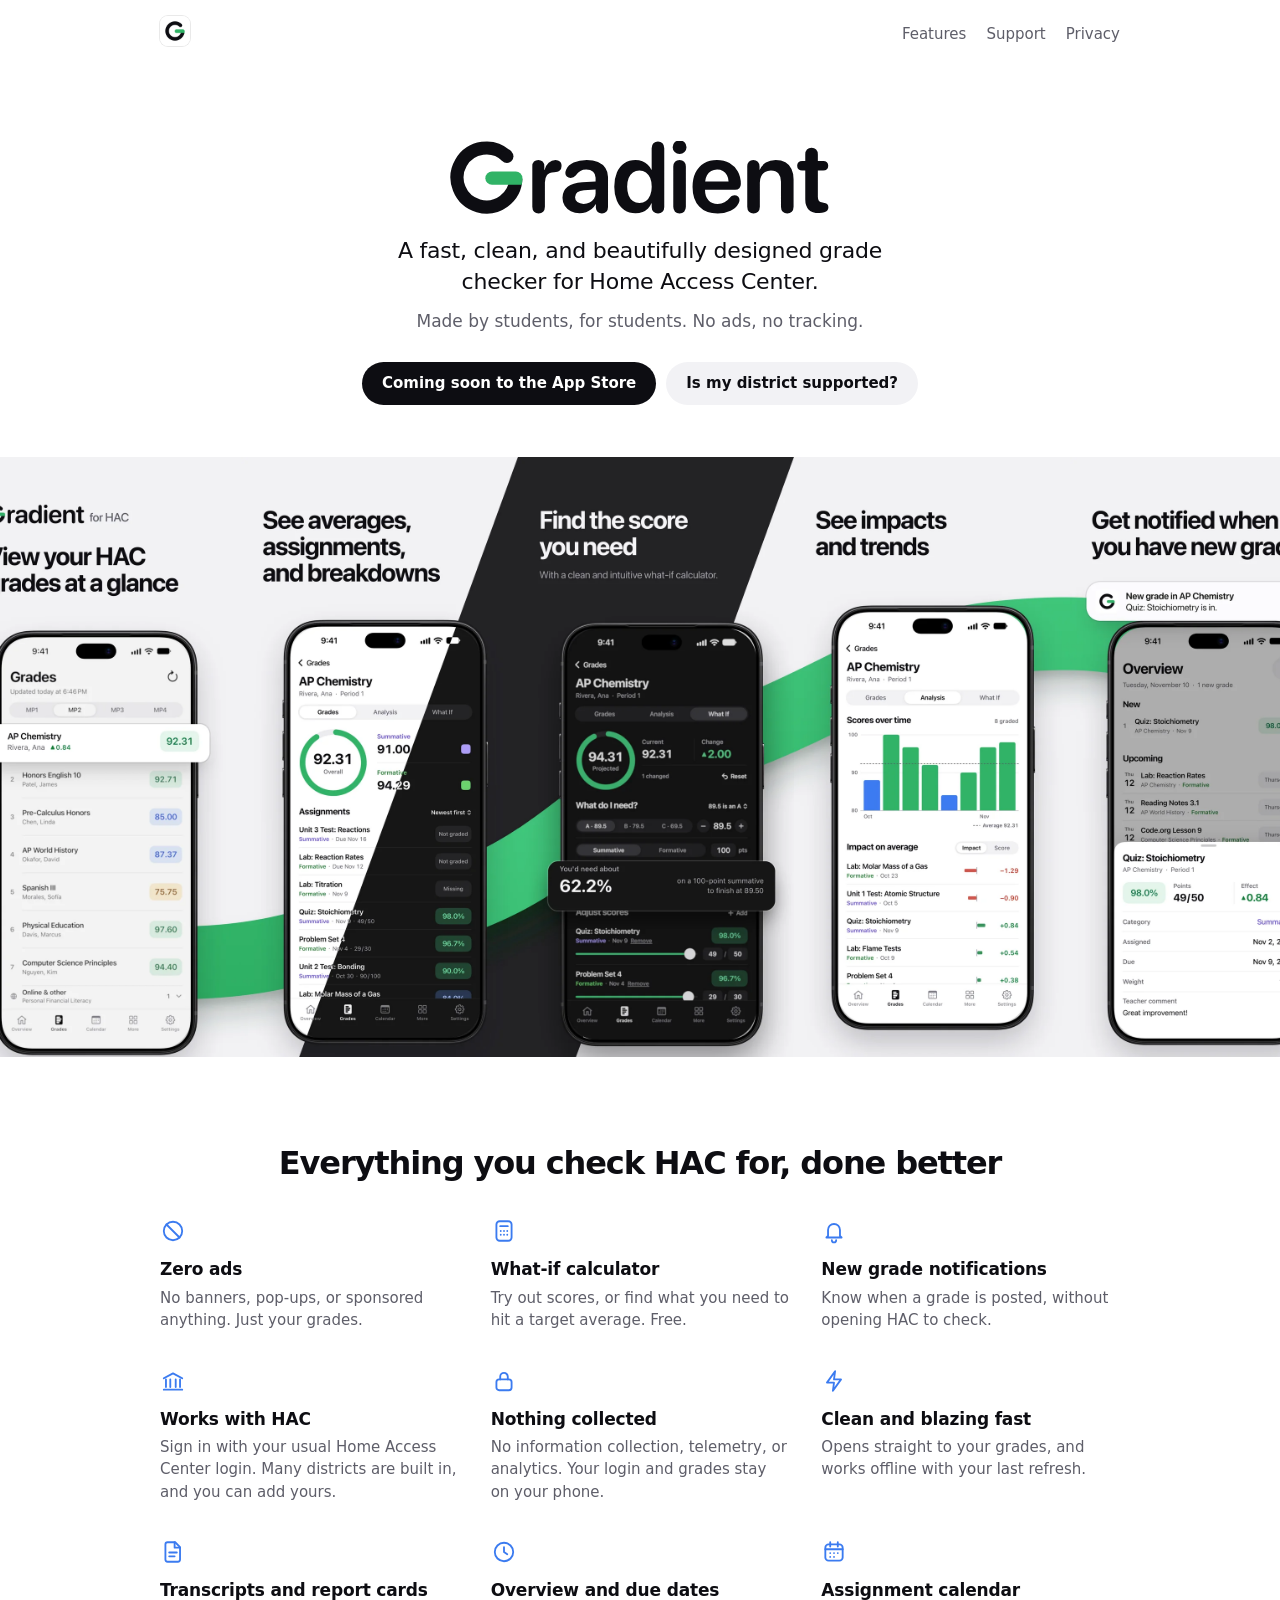
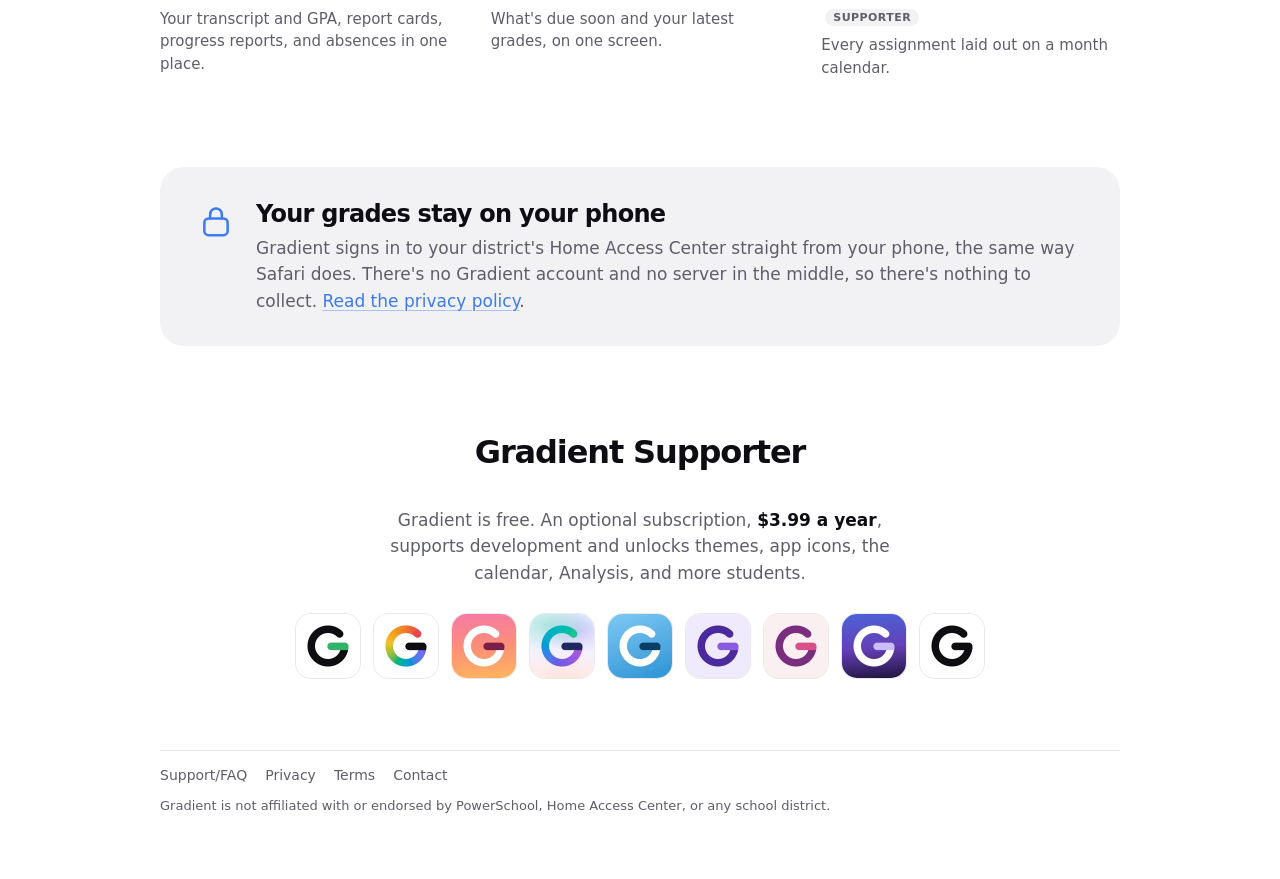
<file: index.html>
<!doctype html>
<html lang="en">
<head>
<meta charset="utf-8">
<meta name="viewport" content="width=device-width, initial-scale=1">
<title>Gradient: grades for Home Access Center</title>
<meta name="description" content="A fast, clean, and beautifully designed grade checker for Home Access Center. No ads, no tracking, and a free what-if calculator.">
<meta property="og:title" content="Gradient">
<meta property="og:description" content="A fast, clean, and beautifully designed grade checker for Home Access Center.">
<meta property="og:image" content="img/icon.png">
<link rel="icon" href="img/favicon.png" type="image/png">
<link rel="apple-touch-icon" href="img/apple-touch-icon.png">
<link rel="stylesheet" href="style.css">
</head>
<body class="home">

<!-- Feature icons, drawn once and reused below. -->
<svg width="0" height="0" style="position:absolute" aria-hidden="true">
  <defs>
    <symbol id="i-noads" viewBox="0 0 24 24"><circle cx="12" cy="12" r="8.5"/><path d="M6 6l12 12"/></symbol>
    <symbol id="i-calc" viewBox="0 0 24 24"><rect x="5" y="3" width="14" height="18" rx="3"/><path d="M8.5 7.5h7M9 12h.01M12 12h.01M15 12h.01M9 15.5h.01M12 15.5h.01M15 15.5h.01"/></symbol>
    <symbol id="i-bell" viewBox="0 0 24 24"><path d="M6.5 16.5V11a5.5 5.5 0 0 1 11 0v5.5l1.5 1.5H5z"/><path d="M10 20.5a2 2 0 0 0 4 0"/></symbol>
    <symbol id="i-school" viewBox="0 0 24 24"><path d="M3.5 9.5L12 5l8.5 4.5M5.5 10.5v7M9.5 10.5v7M14.5 10.5v7M18.5 10.5v7M3.5 20h17"/></symbol>
    <symbol id="i-lock" viewBox="0 0 24 24"><rect x="5" y="10.5" width="14" height="10" rx="2.5"/><path d="M8.5 10.5V8a3.5 3.5 0 0 1 7 0v2.5"/></symbol>
    <symbol id="i-bolt" viewBox="0 0 24 24"><path d="M13 3L5.5 13.5H12L11 21l7.5-10.5H12z"/></symbol>
    <symbol id="i-doc" viewBox="0 0 24 24"><path d="M7 3h7l4.5 4.5V19a2 2 0 0 1-2 2H7a2 2 0 0 1-2-2V5a2 2 0 0 1 2-2z"/><path d="M13.5 3v5h5M8.5 12.5h7M8.5 16h5"/></symbol>
    <symbol id="i-clock" viewBox="0 0 24 24"><circle cx="12" cy="12" r="8.5"/><path d="M12 7.5V12l3 2"/></symbol>
    <symbol id="i-cal" viewBox="0 0 24 24"><rect x="4" y="5" width="16" height="15" rx="3"/><path d="M4 9.5h16M8.5 3v4M15.5 3v4M8.5 13h.01M12 13h.01M15.5 13h.01M8.5 16.5h.01M12 16.5h.01"/></symbol>
  </defs>
</svg>

<nav class="top">
  <a class="brand" href="index.html" aria-label="Gradient home"><picture><source srcset="img/icon-dark.png" media="(prefers-color-scheme: dark)"><img src="img/icon.png" alt="" width="30" height="30"></picture></a>
  <span class="top-links"><a href="#features">Features</a><a href="support.html">Support</a><a href="privacy.html">Privacy</a></span>
</nav>

<main class="wide">

  <section class="hero">
    <h1 class="wordmark"><picture>
      <source srcset="img/wordmark-dark.svg" media="(prefers-color-scheme: dark)">
      <img src="img/wordmark-light.svg" alt="Gradient" width="3463" height="664">
    </picture></h1>
    <p class="lede">A fast, clean, and beautifully designed grade checker for Home Access Center.</p>
    <p class="sub">Made by students, for students. No ads, no tracking.</p>
    <div class="cta">
      <span class="soon">Coming soon to the App Store</span>
      <a class="ghost" href="support.html">Is my district supported?</a>
    </div>
  </section>

  <!-- The nine App Store screenshots, edge to edge: they read as one
       panorama (the green band runs through all of them). It drifts slowly
       on a loop (the script below), pauses under the mouse or a finger, and
       can be swiped. -->
  <section class="posters" aria-label="Screenshots">
    <div class="strip" id="strip" tabindex="0">
      <div class="pano">
        <img src="img/posters/1.webp" alt="View your HAC grades at a glance" width="660" height="1434">
        <img src="img/posters/2.webp" alt="See averages, assignments and breakdowns" width="660" height="1434">
        <img src="img/posters/3.webp" alt="Find the score you need, with the what-if calculator" width="660" height="1434">
        <img src="img/posters/4.webp" alt="See impacts and trends in Analysis" width="660" height="1434">
        <img src="img/posters/5.webp" alt="Get notified when you have new grades" width="660" height="1434" loading="lazy">
        <img src="img/posters/6.webp" alt="See what's due in Overview and Calendar" width="660" height="1434" loading="lazy">
        <img src="img/posters/7.webp" alt="Report cards and transcript" width="660" height="1434" loading="lazy">
        <img src="img/posters/8.webp" alt="Beautiful themes and icons" width="660" height="1434" loading="lazy">
        <img src="img/posters/9.webp" alt="Private and secure, with App Lock" width="660" height="1434" loading="lazy">
      </div>
    </div>
  </section>

  <section id="features" class="features">
    <h2 class="section">Everything you check HAC for, done better</h2>
    <div class="grid">
      <div class="feat"><svg class="ic"><use href="#i-noads"/></svg><h3>Zero ads</h3><p>No banners, pop-ups, or sponsored anything. Just your grades.</p></div>
      <div class="feat"><svg class="ic"><use href="#i-calc"/></svg><h3>What-if calculator</h3><p>Try out scores, or find what you need to hit a target average. Free.</p></div>
      <div class="feat"><svg class="ic"><use href="#i-bell"/></svg><h3>New grade notifications</h3><p>Know when a grade is posted, without opening HAC to check.</p></div>
      <div class="feat"><svg class="ic"><use href="#i-school"/></svg><h3>Works with HAC</h3><p>Sign in with your usual Home Access Center login. Many districts are built in, and you can add yours.</p></div>
      <div class="feat"><svg class="ic"><use href="#i-lock"/></svg><h3>Nothing collected</h3><p>No information collection, telemetry, or analytics. Your login and grades stay on your phone.</p></div>
      <div class="feat"><svg class="ic"><use href="#i-bolt"/></svg><h3>Clean and blazing fast</h3><p>Opens straight to your grades, and works offline with your last refresh.</p></div>
      <div class="feat"><svg class="ic"><use href="#i-doc"/></svg><h3>Transcripts and report cards</h3><p>Your transcript and GPA, report cards, progress reports, and absences in one place.</p></div>
      <div class="feat"><svg class="ic"><use href="#i-clock"/></svg><h3>Overview and due dates</h3><p>What's due soon and your latest grades, on one screen.</p></div>
      <div class="feat"><svg class="ic"><use href="#i-cal"/></svg><h3>Assignment calendar <span class="tag">Supporter</span></h3><p>Every assignment laid out on a month calendar.</p></div>
    </div>
  </section>

  <section class="banner">
    <svg class="ic big" aria-hidden="true"><use href="#i-lock"/></svg>
    <div>
      <h2>Your grades stay on your phone</h2>
      <p>Gradient signs in to your district's Home Access Center straight from your phone, the same way Safari does. There's no Gradient account and no server in the middle, so there's nothing to collect. <a href="privacy.html">Read the privacy policy</a>.</p>
    </div>
  </section>

  <section class="supporter">
    <h2 class="section">Gradient Supporter</h2>
    <p>Gradient is free. An optional subscription, <strong>$3.99 a year</strong>, supports development and unlocks themes, app icons, the calendar, Analysis, and more students.</p>
    <div class="icons" aria-label="Alternate app icons">
      <img src="img/icons/classic.webp" alt="Classic" width="64" height="64" loading="lazy">
      <img src="img/icons/spectrum.webp" alt="Spectrum" width="64" height="64" loading="lazy">
      <img src="img/icons/sunset.webp" alt="Sunset" width="64" height="64" loading="lazy">
      <img src="img/icons/aurora.webp" alt="Aurora" width="64" height="64" loading="lazy">
      <img src="img/icons/sky.webp" alt="Sky" width="64" height="64" loading="lazy">
      <img src="img/icons/lavender.webp" alt="Lavender" width="64" height="64" loading="lazy">
      <img src="img/icons/rose.webp" alt="Rose" width="64" height="64" loading="lazy">
      <img src="img/icons/midnight.webp" alt="Midnight" width="64" height="64" loading="lazy">
      <img src="img/icons/ink.webp" alt="Ink" width="64" height="64" loading="lazy">
    </div>
  </section>

  <footer>
    <nav class="foot-links"><a href="support.html">Support/FAQ</a><a href="privacy.html">Privacy</a><a href="terms.html">Terms</a><a href="mailto:dev.andy.li@icloud.com">Contact</a></nav>
    Gradient is not affiliated with or endorsed by PowerSchool, Home Access Center, or any school district.
  </footer>
</main>
<script>
  // The poster strip drifts left on a loop. The nine posters are cloned
  // twice; the strip sits in the middle copy and jumps back by one copy's
  // width when it runs past it, which looks seamless. It holds still under
  // the mouse, while touched (and a moment after), and not at all with
  // Reduce Motion on.
  (() => {
    const strip = document.getElementById('strip'), pano = strip.firstElementChild;
    if (matchMedia('(prefers-reduced-motion: reduce)').matches) return;
    const originals = [...pano.children];
    for (let k = 0; k < 2; k++) for (const img of originals) {
      const c = img.cloneNode(); c.alt = ''; c.removeAttribute('loading'); c.setAttribute('aria-hidden', 'true');
      k ? pano.append(c) : pano.prepend(c.cloneNode());
    }
    const SPEED = 24;                       // px per second
    const copy = () => pano.scrollWidth / 3;
    let pos = copy(), last = 0, held = false, resume = 0;
    strip.scrollLeft = pos;
    const wait = (ms) => { resume = performance.now() + ms; };
    strip.addEventListener('pointerenter', (e) => { if (e.pointerType === 'mouse') held = true; });
    strip.addEventListener('pointerleave', (e) => { if (e.pointerType === 'mouse') held = false; });
    strip.addEventListener('touchstart', () => { held = true; }, { passive: true });
    strip.addEventListener('touchend', () => { held = false; wait(2500); }, { passive: true });
    strip.addEventListener('wheel', () => wait(2500), { passive: true });
    strip.addEventListener('focusin', () => { held = true; });
    strip.addEventListener('focusout', () => { held = false; });
    const tick = (t) => {
      const dt = last ? Math.min(t - last, 100) : 0; last = t;
      if (held || t < resume) {
        pos = strip.scrollLeft;             // follow a swipe or a trackpad
      } else {
        if (Math.abs(strip.scrollLeft - Math.round(pos)) > 1) pos = strip.scrollLeft;
        pos += SPEED * dt / 1000;
        const w = copy();
        if (pos >= 2 * w) pos -= w; else if (pos < w) pos += w;
        strip.scrollLeft = Math.round(pos);
      }
      requestAnimationFrame(tick);
    };
    requestAnimationFrame(tick);
  })();
</script>
</body>
</html>
</file>
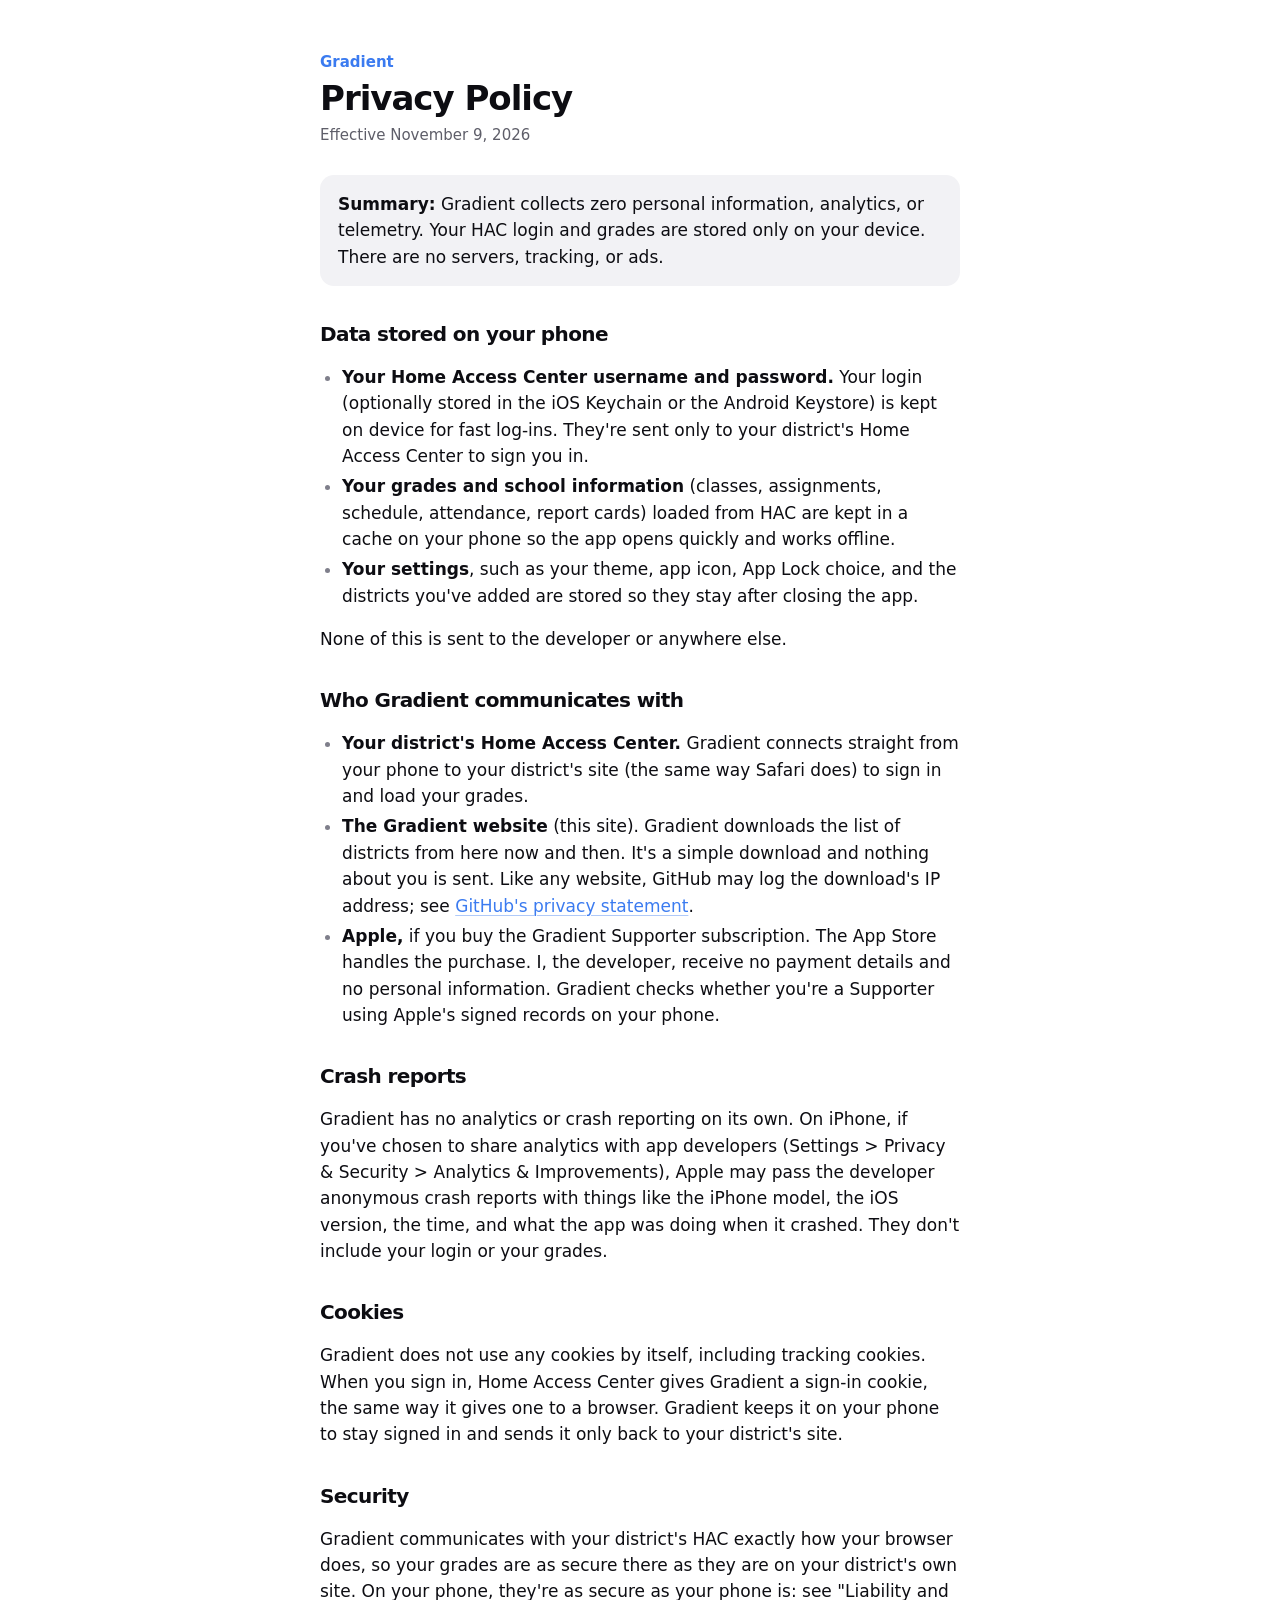
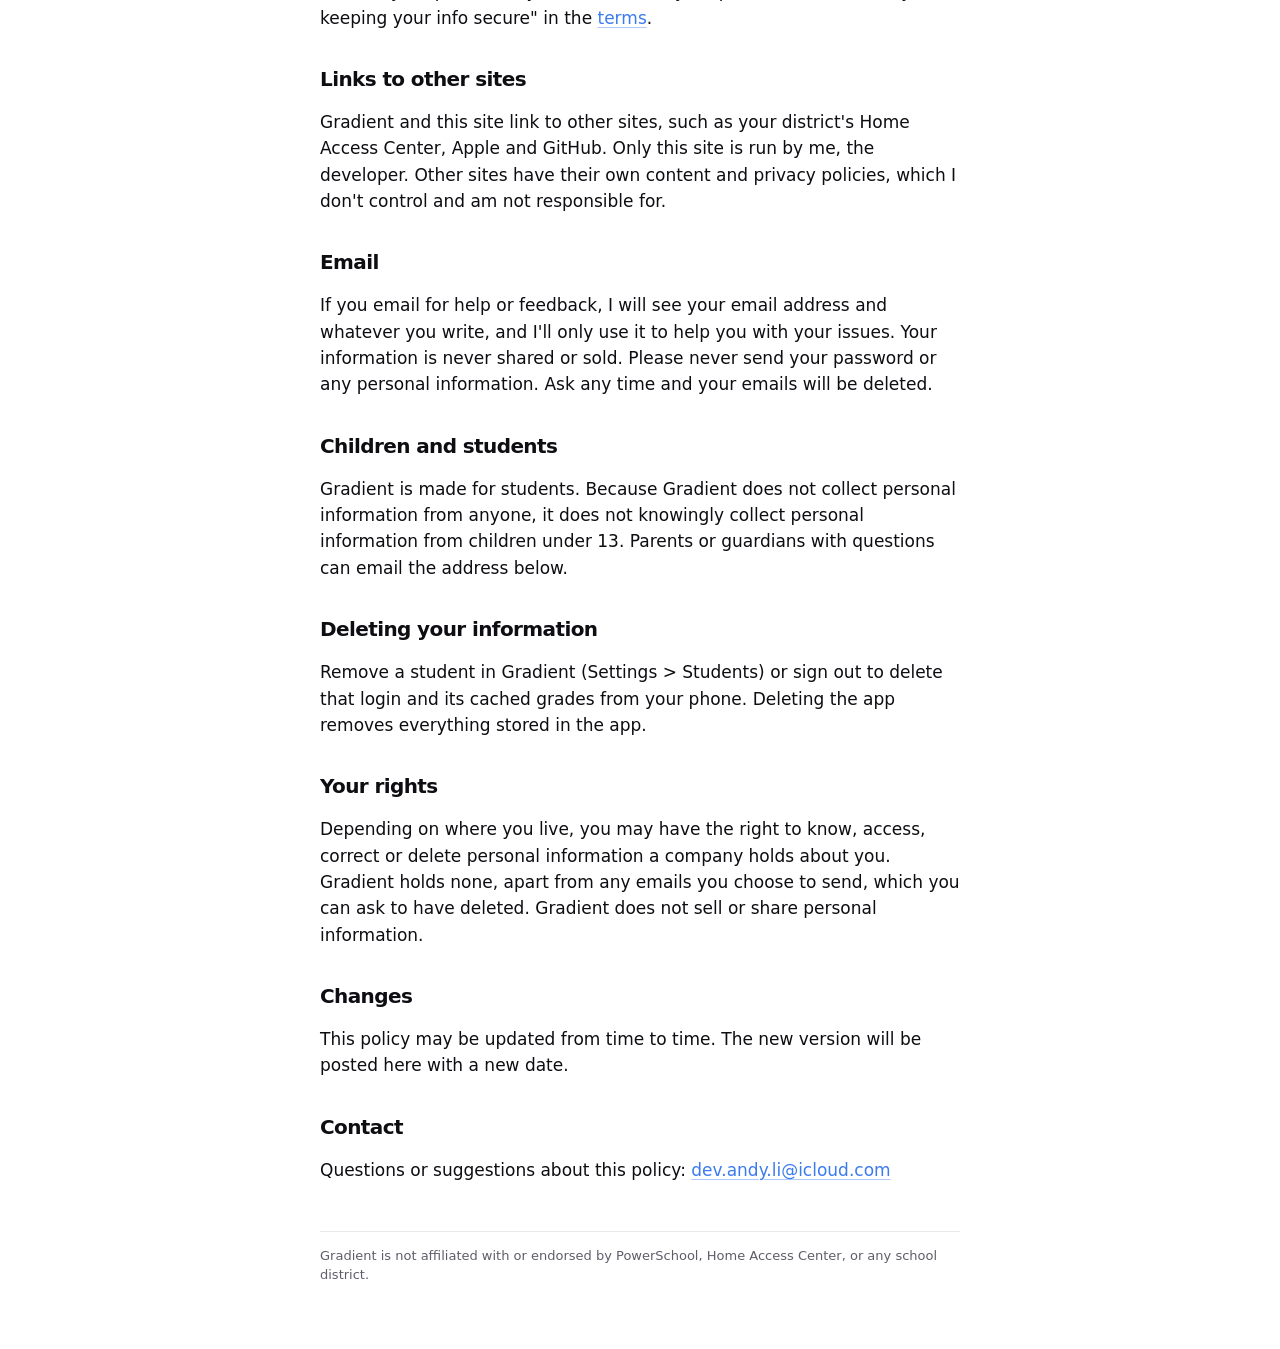
<file: privacy.html>
<!doctype html>
<html lang="en">
<head>
<meta charset="utf-8">
<meta name="viewport" content="width=device-width, initial-scale=1">
<title>Gradient Privacy Policy</title>
<link rel="stylesheet" href="style.css">
</head>
<body>
<main>
  <header><a href="index.html">Gradient</a><h1>Privacy Policy</h1><span class="dated">Effective November 9, 2026</span></header>

  <div class="box"><strong>Summary:</strong> Gradient collects zero personal information, analytics, or telemetry. Your HAC login and grades are stored only on your device. There are no servers, tracking, or ads.</div>

  <h2>Data stored on your phone</h2>
  <ul>
    <li><strong>Your Home Access Center username and password.</strong> Your login (optionally stored in the iOS Keychain or the Android Keystore) is kept on device for fast log-ins. They're sent only to your district's Home Access Center to sign you in.</li>
    <li><strong>Your grades and school information</strong> (classes, assignments, schedule, attendance, report cards) loaded from HAC are kept in a cache on your phone so the app opens quickly and works offline.</li>
    <li><strong>Your settings</strong>, such as your theme, app icon, App Lock choice, and the districts you've added are stored so they stay after closing the app.</li>
  </ul>
  <p>None of this is sent to the developer or anywhere else.</p>

  <h2>Who Gradient communicates with</h2>
  <ul>
    <li><strong>Your district's Home Access Center.</strong> Gradient connects straight from your phone to your district's site (the same way Safari does) to sign in and load your grades.</li>
    <li><strong>The Gradient website</strong> (this site). Gradient downloads the list of districts from here now and then. It's a simple download and nothing about you is sent. Like any website, GitHub may log the download's IP address; see <a href="https://docs.github.com/site-policy/privacy-policies/github-general-privacy-statement">GitHub's privacy statement</a>.</li>
    <li><strong>Apple,</strong> if you buy the Gradient Supporter subscription. The App Store handles the purchase. I, the developer, receive no payment details and no personal information. Gradient checks whether you're a Supporter using Apple's signed records on your phone.</li>
  </ul>

  <h2>Crash reports</h2>
  <p>Gradient has no analytics or crash reporting on its own. On iPhone, if you've chosen to share analytics with app developers (Settings &gt; Privacy &amp; Security &gt; Analytics &amp; Improvements), Apple may pass the developer anonymous crash reports with things like the iPhone model, the iOS version, the time, and what the app was doing when it crashed. They don't include your login or your grades.</p>

  <h2>Cookies</h2>
  <p>Gradient does not use any cookies by itself, including tracking cookies. When you sign in, Home Access Center gives Gradient a sign-in cookie, the same way it gives one to a browser. Gradient keeps it on your phone to stay signed in and sends it only back to your district's site.</p>

  <h2>Security</h2>
  <p>Gradient communicates with your district's HAC exactly how your browser does, so your grades are as secure there as they are on your district's own site. On your phone, they're as secure as your phone is: see "Liability and keeping your info secure" in the <a href="terms.html">terms</a>.</p>

  <h2>Links to other sites</h2>
  <p>Gradient and this site link to other sites, such as your district's Home Access Center, Apple and GitHub. Only this site is run by me, the developer. Other sites have their own content and privacy policies, which I don't control and am not responsible for.</p>

  <h2>Email</h2>
  <p>If you email for help or feedback, I will see your email address and whatever you write, and I'll only use it to help you with your issues. Your information is never shared or sold. Please never send your password or any personal information. Ask any time and your emails will be deleted.</p>

  <h2>Children and students</h2>
  <p>Gradient is made for students. Because Gradient does not collect personal information from anyone, it does not knowingly collect personal information from children under 13. Parents or guardians with questions can email the address below.</p>

  <h2>Deleting your information</h2>
  <p>Remove a student in Gradient (Settings &gt; Students) or sign out to delete that login and its cached grades from your phone. Deleting the app removes everything stored in the app.</p>

  <h2>Your rights</h2>
  <p>Depending on where you live, you may have the right to know, access, correct or delete personal information a company holds about you. Gradient holds none, apart from any emails you choose to send, which you can ask to have deleted. Gradient does not sell or share personal information.</p>

  <h2>Changes</h2>
  <p>This policy may be updated from time to time. The new version will be posted here with a new date.</p>

  <h2>Contact</h2>
  <p>Questions or suggestions about this policy: <a href="mailto:dev.andy.li@icloud.com">dev.andy.li@icloud.com</a></p>

  <footer>Gradient is not affiliated with or endorsed by PowerSchool, Home Access Center, or any school district.</footer>
</main>
</body>
</html>
</file>
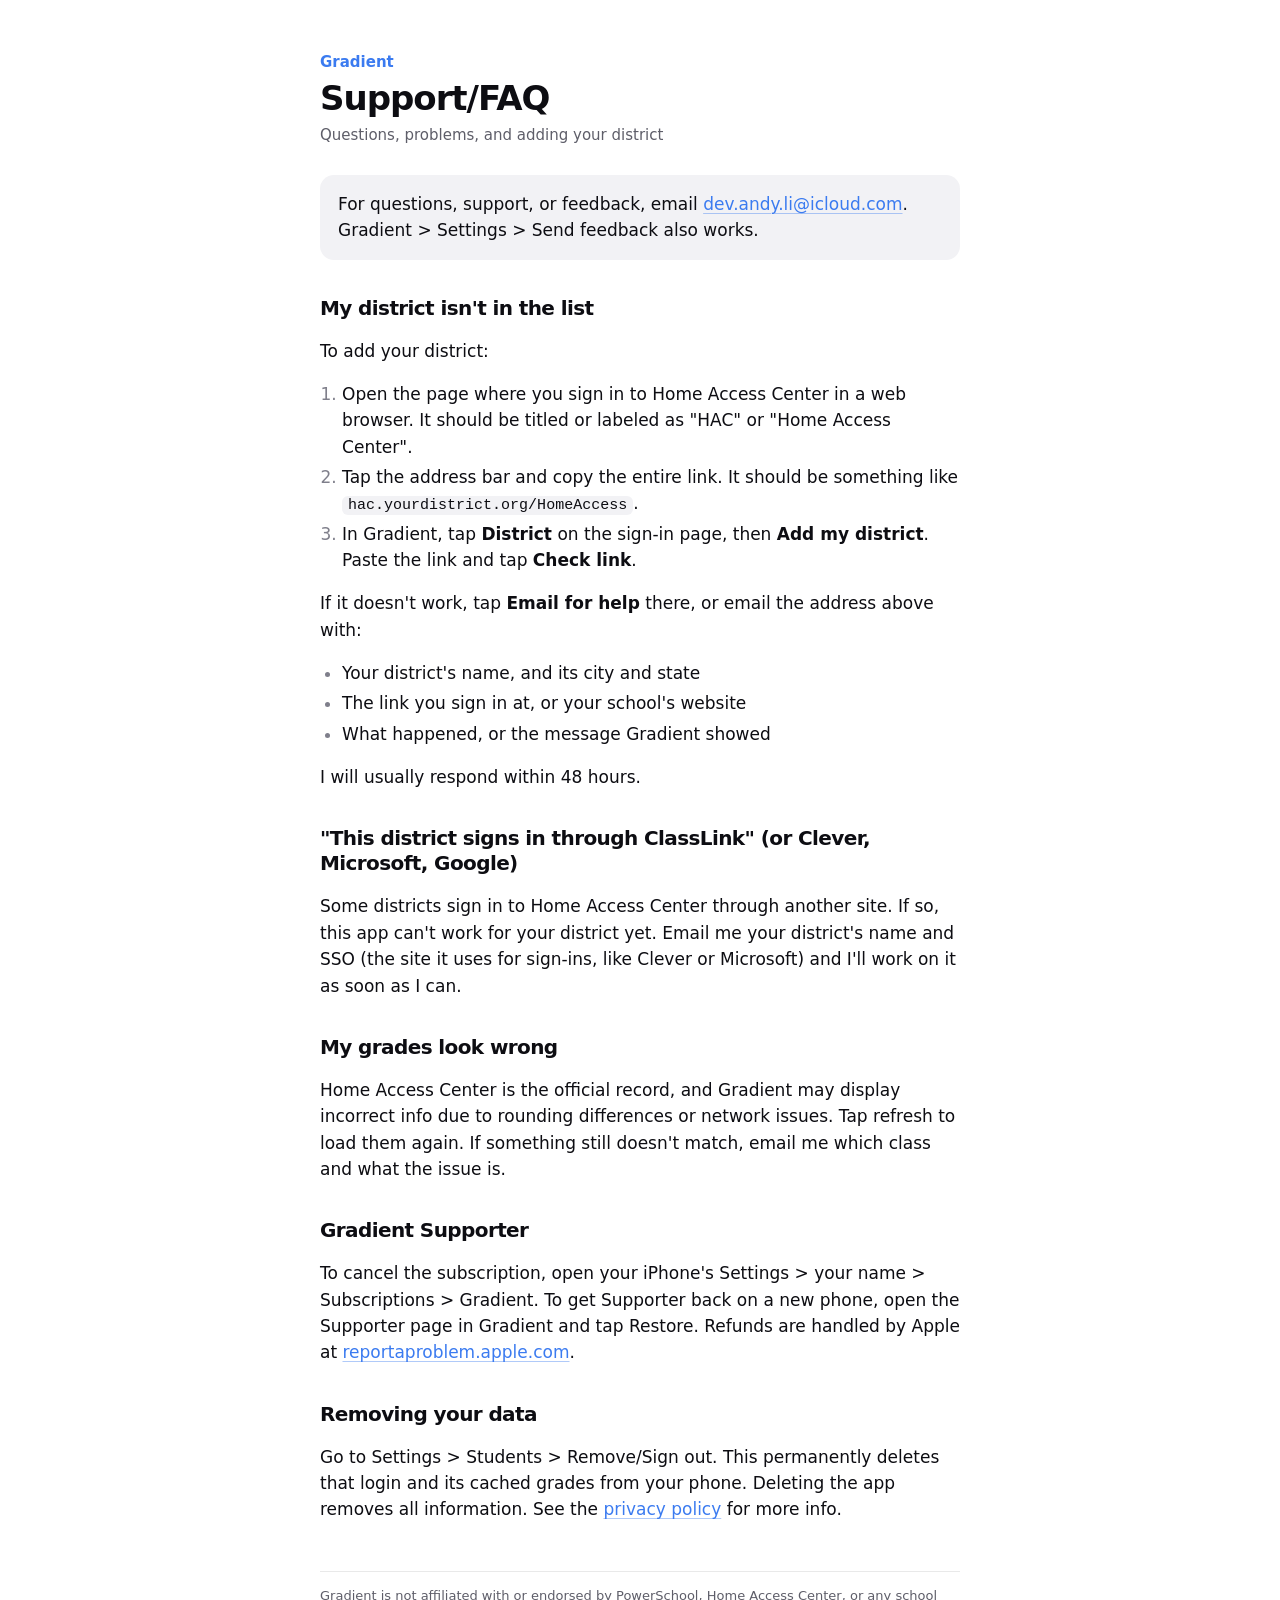
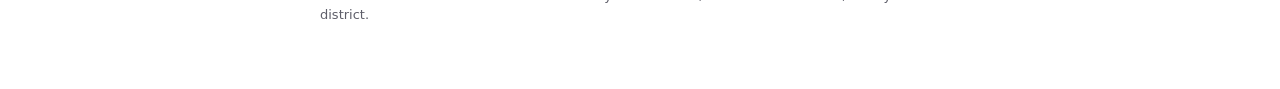
<file: support.html>
<!doctype html>
<html lang="en">
<head>
<meta charset="utf-8">
<meta name="viewport" content="width=device-width, initial-scale=1">
<title>Gradient Support</title>
<link rel="stylesheet" href="style.css">
</head>
<body>
<main>
  <header><a href="index.html">Gradient</a><h1>Support/FAQ</h1><span class="note">Questions, problems, and adding your district</span></header>

  <div class="box">For questions, support, or feedback, email <a href="mailto:dev.andy.li@icloud.com">dev.andy.li@icloud.com</a>. Gradient &gt; Settings &gt; Send feedback also works.</div>

  <h2>My district isn't in the list</h2>
  <p>To add your district:</p>
  <ol>
    <li>Open the page where you sign in to Home Access Center in a web browser. It should be titled or labeled as "HAC" or "Home Access Center".</li>
    <li>Tap the address bar and copy the entire link. It should be something like <code>hac.yourdistrict.org/HomeAccess</code>.</li>
    <li>In Gradient, tap <strong>District</strong> on the sign-in page, then <strong>Add my district</strong>. Paste the link and tap <strong>Check link</strong>.</li>
  </ol>
  <p>If it doesn't work, tap <strong>Email for help</strong> there, or email the address above with:</p>
  <ul>
    <li>Your district's name, and its city and state</li>
    <li>The link you sign in at, or your school's website</li>
    <li>What happened, or the message Gradient showed</li>
  </ul>
  <p>I will usually respond within 48 hours.</p>

  <h2>"This district signs in through ClassLink" (or Clever, Microsoft, Google)</h2>
  <p>Some districts sign in to Home Access Center through another site. If so, this app can't work for your district yet. Email me your district's name and SSO (the site it uses for sign-ins, like Clever or Microsoft) and I'll work on it as soon as I can.</p>

  <h2>My grades look wrong</h2>
  <p>Home Access Center is the official record, and Gradient may display incorrect info due to rounding differences or network issues. Tap refresh to load them again. If something still doesn't match, email me which class and what the issue is.</p>

  <h2>Gradient Supporter</h2>
  <p>To cancel the subscription, open your iPhone's Settings &gt; your name &gt; Subscriptions &gt; Gradient. To get Supporter back on a new phone, open the Supporter page in Gradient and tap Restore. Refunds are handled by Apple at <a href="https://reportaproblem.apple.com/">reportaproblem.apple.com</a>.</p>

  <h2>Removing your data</h2>
  <p>Go to Settings &gt; Students &gt; Remove/Sign out. This permanently deletes that login and its cached grades from your phone. Deleting the app removes all information. See the <a href="privacy.html">privacy policy</a> for more info.</p>

  <footer>Gradient is not affiliated with or endorsed by PowerSchool, Home Access Center, or any school district.</footer>
</main>
</body>
</html>
</file>
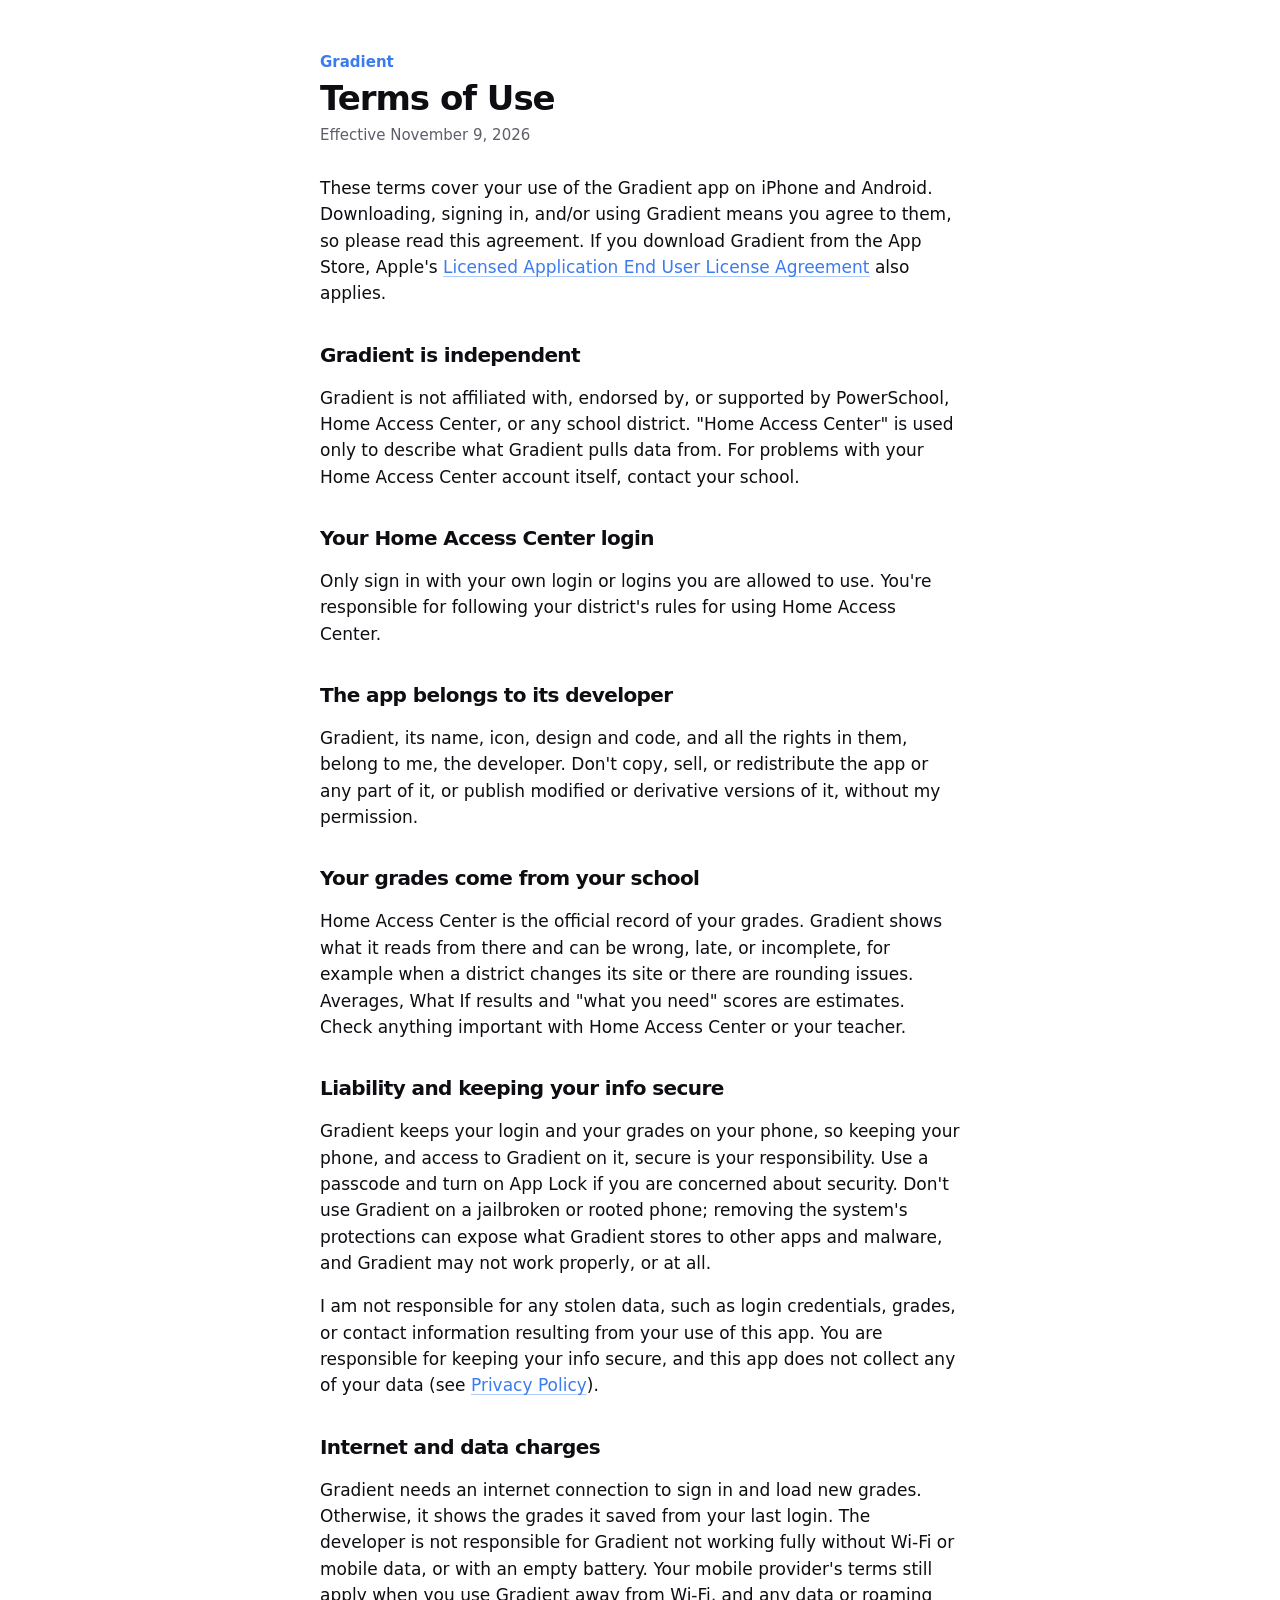
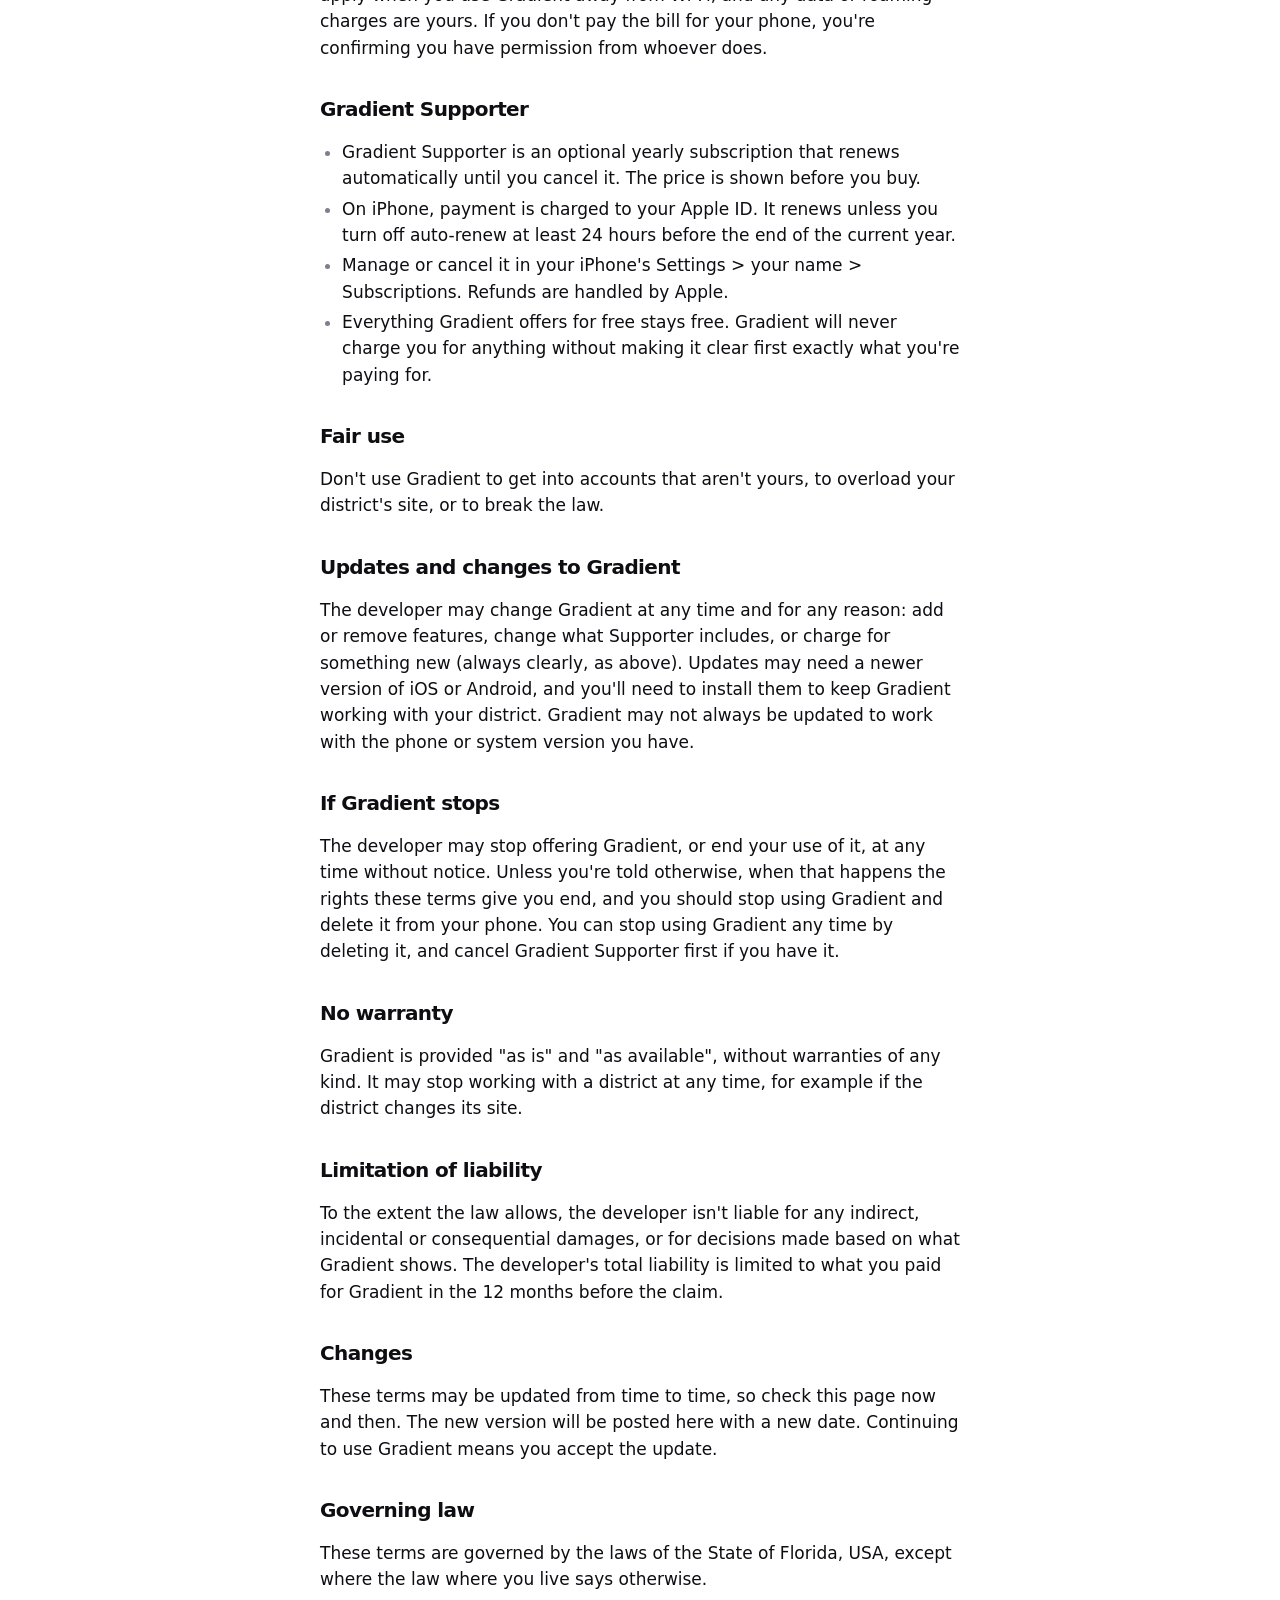
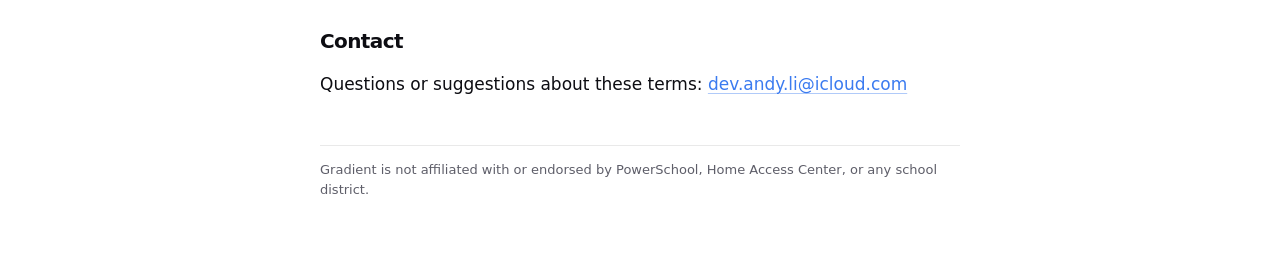
<file: terms.html>
<!doctype html>
<html lang="en">
<head>
<meta charset="utf-8">
<meta name="viewport" content="width=device-width, initial-scale=1">
<title>Gradient Terms of Use</title>
<link rel="stylesheet" href="style.css">
</head>
<body>
<main>
  <header><a href="index.html">Gradient</a><h1>Terms of Use</h1><span class="dated">Effective November 9, 2026</span></header>

  <p>These terms cover your use of the Gradient app on iPhone and Android. Downloading, signing in, and/or using Gradient means you agree to them, so please read this agreement. If you download Gradient from the App Store, Apple's <a href="https://www.apple.com/legal/internet-services/itunes/dev/stdeula/">Licensed Application End User License Agreement</a> also applies.</p>

  <h2>Gradient is independent</h2>
  <p>Gradient is not affiliated with, endorsed by, or supported by PowerSchool, Home Access Center, or any school district. "Home Access Center" is used only to describe what Gradient pulls data from. For problems with your Home Access Center account itself, contact your school.</p>

  <h2>Your Home Access Center login</h2>
  <p>Only sign in with your own login or logins you are allowed to use. You're responsible for following your district's rules for using Home Access Center.</p>

  <h2>The app belongs to its developer</h2>
  <p>Gradient, its name, icon, design and code, and all the rights in them, belong to me, the developer. Don't copy, sell, or redistribute the app or any part of it, or publish modified or derivative versions of it, without my permission.</p>

  <h2>Your grades come from your school</h2>
  <p>Home Access Center is the official record of your grades. Gradient shows what it reads from there and can be wrong, late, or incomplete, for example when a district changes its site or there are rounding issues. Averages, What If results and "what you need" scores are estimates. Check anything important with Home Access Center or your teacher.</p>

  <h2>Liability and keeping your info secure</h2>
  <p>Gradient keeps your login and your grades on your phone, so keeping your phone, and access to Gradient on it, secure is your responsibility. Use a passcode and turn on App Lock if you are concerned about security. Don't use Gradient on a jailbroken or rooted phone; removing the system's protections can expose what Gradient stores to other apps and malware, and Gradient may not work properly, or at all.</p>
  <p>I am not responsible for any stolen data, such as login credentials, grades, or contact information resulting from your use of this app. You are responsible for keeping your info secure, and this app does not collect any of your data (see <a href="privacy.html">Privacy Policy</a>).</p>

  <h2>Internet and data charges</h2>
  <p>Gradient needs an internet connection to sign in and load new grades. Otherwise, it shows the grades it saved from your last login. The developer is not responsible for Gradient not working fully without Wi-Fi or mobile data, or with an empty battery. Your mobile provider's terms still apply when you use Gradient away from Wi-Fi, and any data or roaming charges are yours. If you don't pay the bill for your phone, you're confirming you have permission from whoever does.</p>

  <h2>Gradient Supporter</h2>
  <ul>
    <li>Gradient Supporter is an optional yearly subscription that renews automatically until you cancel it. The price is shown before you buy.</li>
    <li>On iPhone, payment is charged to your Apple ID. It renews unless you turn off auto-renew at least 24 hours before the end of the current year.</li>
    <li>Manage or cancel it in your iPhone's Settings &gt; your name &gt; Subscriptions. Refunds are handled by Apple.</li>
    <li>Everything Gradient offers for free stays free. Gradient will never charge you for anything without making it clear first exactly what you're paying for.</li>
  </ul>

  <h2>Fair use</h2>
  <p>Don't use Gradient to get into accounts that aren't yours, to overload your district's site, or to break the law.</p>

  <h2>Updates and changes to Gradient</h2>
  <p>The developer may change Gradient at any time and for any reason: add or remove features, change what Supporter includes, or charge for something new (always clearly, as above). Updates may need a newer version of iOS or Android, and you'll need to install them to keep Gradient working with your district. Gradient may not always be updated to work with the phone or system version you have.</p>

  <h2>If Gradient stops</h2>
  <p>The developer may stop offering Gradient, or end your use of it, at any time without notice. Unless you're told otherwise, when that happens the rights these terms give you end, and you should stop using Gradient and delete it from your phone. You can stop using Gradient any time by deleting it, and cancel Gradient Supporter first if you have it.</p>

  <h2>No warranty</h2>
  <p>Gradient is provided "as is" and "as available", without warranties of any kind. It may stop working with a district at any time, for example if the district changes its site.</p>

  <h2>Limitation of liability</h2>
  <p>To the extent the law allows, the developer isn't liable for any indirect, incidental or consequential damages, or for decisions made based on what Gradient shows. The developer's total liability is limited to what you paid for Gradient in the 12 months before the claim.</p>

  <h2>Changes</h2>
  <p>These terms may be updated from time to time, so check this page now and then. The new version will be posted here with a new date. Continuing to use Gradient means you accept the update.</p>

  <h2>Governing law</h2>
  <p>These terms are governed by the laws of the State of Florida, USA, except where the law where you live says otherwise.</p>

  <h2>Contact</h2>
  <p>Questions or suggestions about these terms: <a href="mailto:dev.andy.li@icloud.com">dev.andy.li@icloud.com</a></p>

  <footer>Gradient is not affiliated with or endorsed by PowerSchool, Home Access Center, or any school district.</footer>
</main>
</body>
</html>
</file>
<file: style.css>
/* The app's sans look (Gradient's docs/design/README.md): SF Pro for
   everything, graphite ink on white or soft white on a neutral charcoal,
   no cards or heavy rules. Colors are the app's default theme tokens
   (DesignSystem/Themes.swift); the accent is the blue of the app's
   average ring (the B band's stroke). */
:root {
  --ground: #ffffff; --well: #f2f2f5; --raised: #ffffff;
  --ink: #0d0d12; --ink2: #5e5e69; --ink3: #7f7f8b;
  --rule: rgba(13, 13, 18, 0.09);
  --accent: #3b7bf0; --on-accent: #ffffff;
    color-scheme: light dark;
}
@media (prefers-color-scheme: dark) {
  :root {
    --ground: #161617; --well: #242426; --raised: #3c3c40;
    --ink: #f5f5f7; --ink2: #aeaeb4; --ink3: #86868c;
    --rule: rgba(245, 245, 247, 0.10);
    --accent: #5e93f5; --on-accent: #ffffff;
  }
}
* { box-sizing: border-box; }
body {
  margin: 0; background: var(--ground); color: var(--ink);
  font: 17px/1.55 -apple-system, BlinkMacSystemFont, "SF Pro Text", system-ui,
    "Segoe UI", Roboto, Helvetica, Arial, sans-serif;
  -webkit-font-smoothing: antialiased;
  -webkit-text-size-adjust: 100%;
}
main { max-width: 680px; margin: 0 auto; padding: 48px 20px 64px; }

/* Header: the home link, a bold tightly tracked title, an ink2 line under it. */
header { margin-bottom: 28px; }
header a { color: var(--accent); text-decoration: none; font-size: 15px; font-weight: 600; }
h1 { font-size: 34px; line-height: 1.1; font-weight: 700; letter-spacing: -0.03em; margin: 6px 0 6px; }
.dated, .note { display: block; color: var(--ink2); font-size: 15px; }

/* Section titles: bold, no rule under them. */
h2 { font-size: 20px; line-height: 1.25; font-weight: 700; letter-spacing: -0.03em; margin: 36px 0 6px; }
strong { font-weight: 600; }
ul, ol { padding-left: 1.3em; }
li { margin: 4px 0; }
li::marker { color: var(--ink3); }

/* Links in the accent blue. */
a { color: var(--accent); text-decoration: underline;
  text-decoration-color: color-mix(in srgb, var(--accent) 40%, transparent);
  text-decoration-thickness: 1px; text-underline-offset: 3px; }
a:hover { text-decoration-color: var(--accent); }

/* A quiet well box, flat: no border or shadow. */
.box { background: var(--well); border-radius: 14px; padding: 16px 18px; margin: 20px 0; }
code { font: 15px ui-monospace, "SF Mono", Menlo, monospace; background: var(--well);
  padding: 1px 6px; border-radius: 6px; word-break: break-all; }
.box code { background: var(--ground); }

footer { margin-top: 48px; padding-top: 14px; border-top: 1px solid var(--rule);
  color: var(--ink2); font-size: 13px; line-height: 1.5; }

/* ---- Home page ----------------------------------------------------------
   The marketing page: wider than the text pages, same type and colors. */
main.wide { max-width: 1000px; padding-top: 8px; }
.home footer { margin-top: 72px; }

nav.top { max-width: 1000px; margin: 0 auto; padding: 16px 20px; display: flex;
  align-items: center; justify-content: space-between; gap: 12px; }
nav.top a { text-decoration: none; }
.brand { display: inline-flex; }
.brand img { border-radius: 8px; box-shadow: 0 0 0 1px var(--rule); }
.top-links { display: flex; gap: 20px; }
.top-links a { color: var(--ink2); font-size: 15px; font-weight: 500; }
.top-links a:hover { color: var(--ink); }

.hero { text-align: center; padding: 64px 0 52px; }
.wordmark { margin: 0 auto 22px; line-height: 0; }
.wordmark img { width: 380px; max-width: 80%; height: auto; }
.lede { font-size: 22px; line-height: 1.4; letter-spacing: -0.01em; max-width: 560px;
  margin: 0 auto; color: var(--ink); }
.sub { color: var(--ink2); margin: 10px 0 0; }
.cta { display: flex; flex-wrap: wrap; justify-content: center; gap: 10px; margin-top: 28px; }
.soon, .ghost { border-radius: 999px; padding: 10px 20px; font-size: 15px; font-weight: 600; }
.soon { background: var(--ink); color: var(--ground); }
.ghost { background: var(--well); color: var(--ink); text-decoration: none; }
.ghost:hover { color: var(--accent); }

/* Posters: the nine App Store screenshots as one panorama, full bleed from
   the screen's left edge, with no scroll bar. The script in index.html makes
   it drift on a loop. */
.home { overflow-x: clip; }
.posters { width: 100vw; margin-left: calc(50% - 50vw); }
.strip { overflow-x: auto; scrollbar-width: none; outline: none; }
.strip::-webkit-scrollbar { display: none; }
.pano { display: flex; width: max-content; }
.pano img { display: block; height: 600px; width: auto; }
@media (max-width: 760px) { .pano img { height: 480px; } }

/* Features: a 3×3 grid of an accent line icon, a bold name and one line. */
h2.section { font-size: 32px; line-height: 1.15; letter-spacing: -0.035em; text-align: center; margin: 88px 0 36px; }
.grid { display: grid; grid-template-columns: repeat(3, 1fr); gap: 36px 32px; }
.feat h3 { font-size: 17px; font-weight: 600; letter-spacing: -0.01em; margin: 12px 0 4px; }
.feat p { color: var(--ink2); font-size: 15px; line-height: 1.5; margin: 0; }
.ic { width: 26px; height: 26px; fill: none; stroke: var(--accent); stroke-width: 1.7;
  stroke-linecap: round; stroke-linejoin: round; display: block; }
.tag { font-size: 11px; font-weight: 600; text-transform: uppercase; letter-spacing: 0.04em; color: var(--ink2);
  background: var(--well); border-radius: 999px; padding: 2px 8px; vertical-align: 2px; margin-left: 4px; white-space: nowrap; }
@media (max-width: 760px) { .grid { grid-template-columns: 1fr 1fr; gap: 28px 20px; } }
@media (max-width: 480px) {
  .grid { grid-template-columns: 1fr; }
  .hero { padding: 36px 0 36px; }
  .lede { font-size: 19px; }
  h2.section { font-size: 26px; margin-top: 64px; }
  .top-links { gap: 14px; }
  .top-links a[href="#features"] { display: none; }
}

/* The privacy banner: one flat well, the only box on the page. */
.banner { display: flex; gap: 20px; align-items: flex-start; background: var(--well);
  border-radius: 24px; padding: 32px 36px; margin-top: 88px; }
.banner h2 { font-size: 24px; margin: 0 0 6px; }
.banner p { margin: 0; color: var(--ink2); }
.ic.big { width: 40px; height: 40px; flex: none; stroke-width: 1.5; margin-top: 2px; }
@media (max-width: 480px) { .banner { flex-direction: column; gap: 12px; padding: 26px 22px; } }

.supporter { text-align: center; }
.supporter p { max-width: 560px; margin: 0 auto; color: var(--ink2); }
.supporter strong { color: var(--ink); }
.icons { display: flex; flex-wrap: wrap; justify-content: center; gap: 14px; margin-top: 28px; }
.icons img { width: 64px; height: 64px; border-radius: 15px; box-shadow: 0 0 0 1px var(--rule); }
@media (max-width: 480px) {
  .icons { gap: 12px; max-width: 330px; margin-left: auto; margin-right: auto; }
  .icons img { width: 56px; height: 56px; border-radius: 13px; }
}

.foot-links { display: flex; flex-wrap: wrap; gap: 18px; margin-bottom: 10px; }
.foot-links a { color: var(--ink2); text-decoration: none; font-size: 14px; font-weight: 500; }
.foot-links a:hover { color: var(--ink); }
</file>
